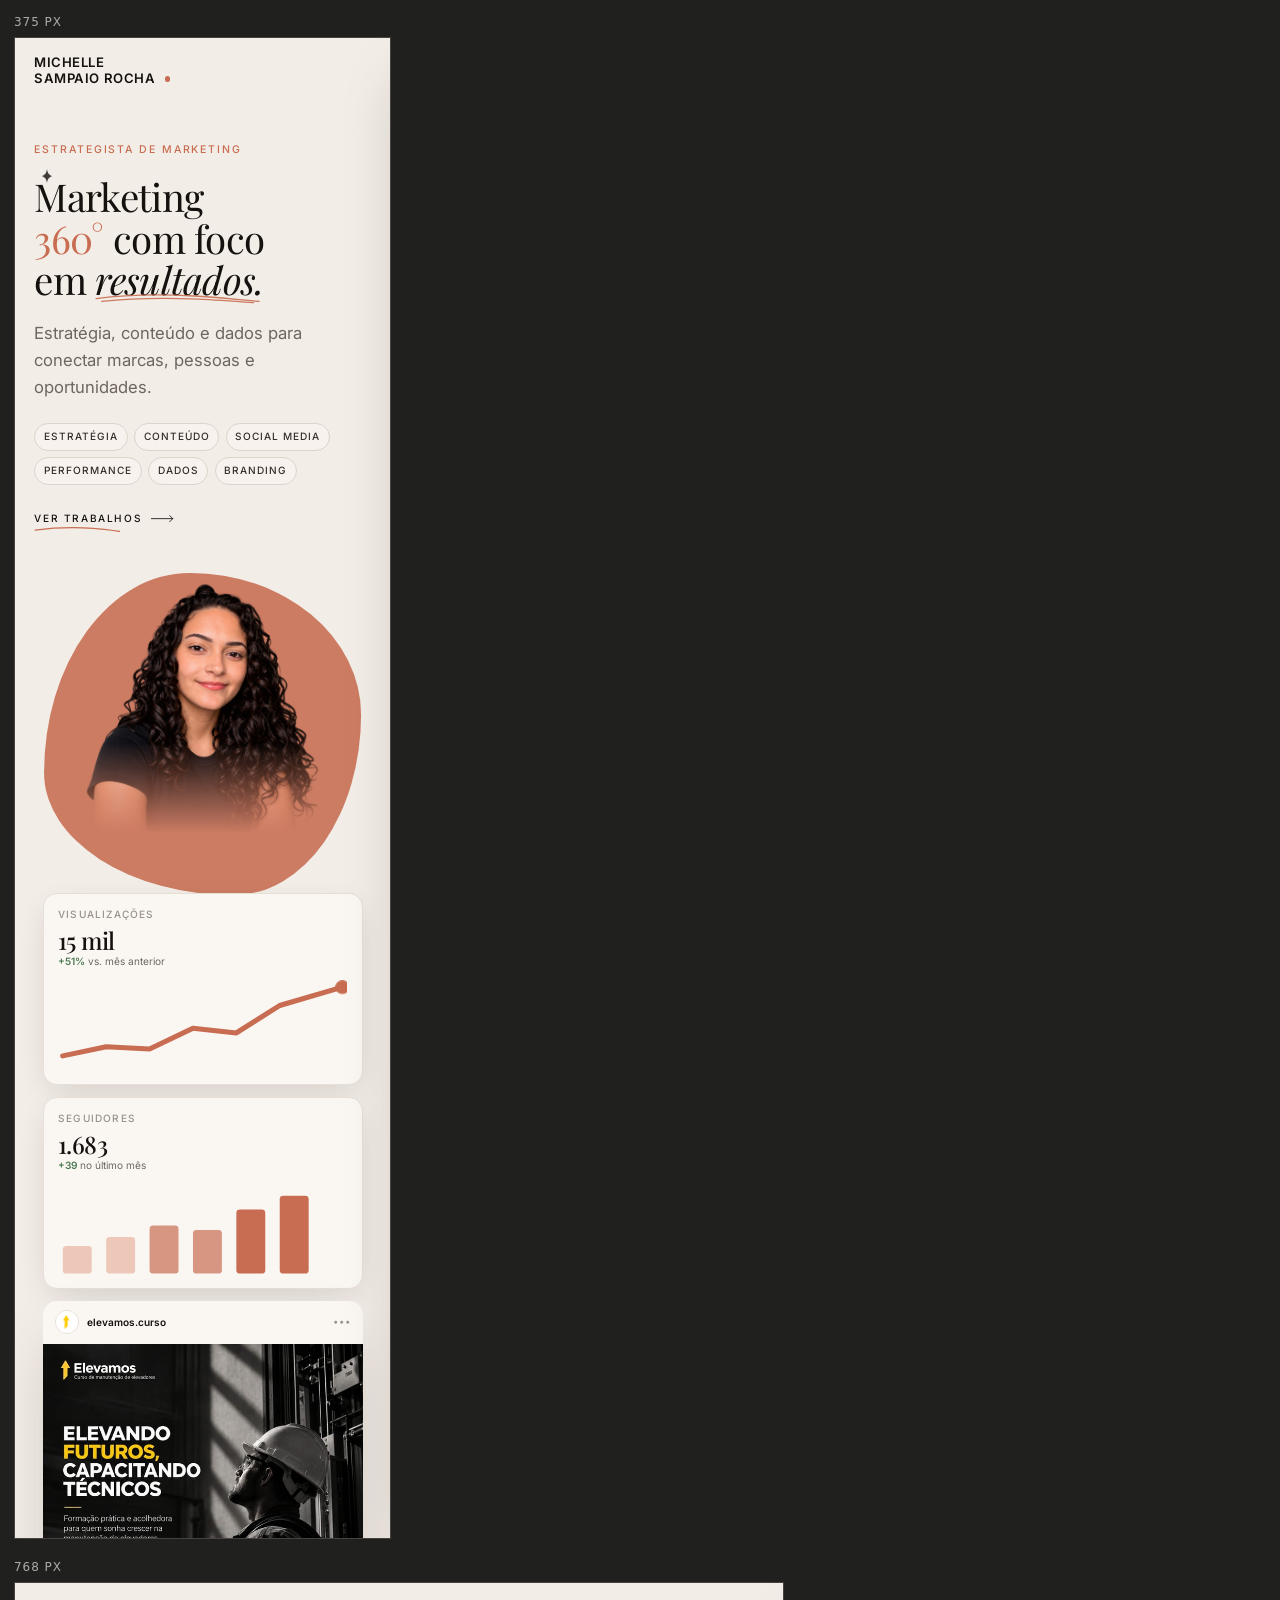
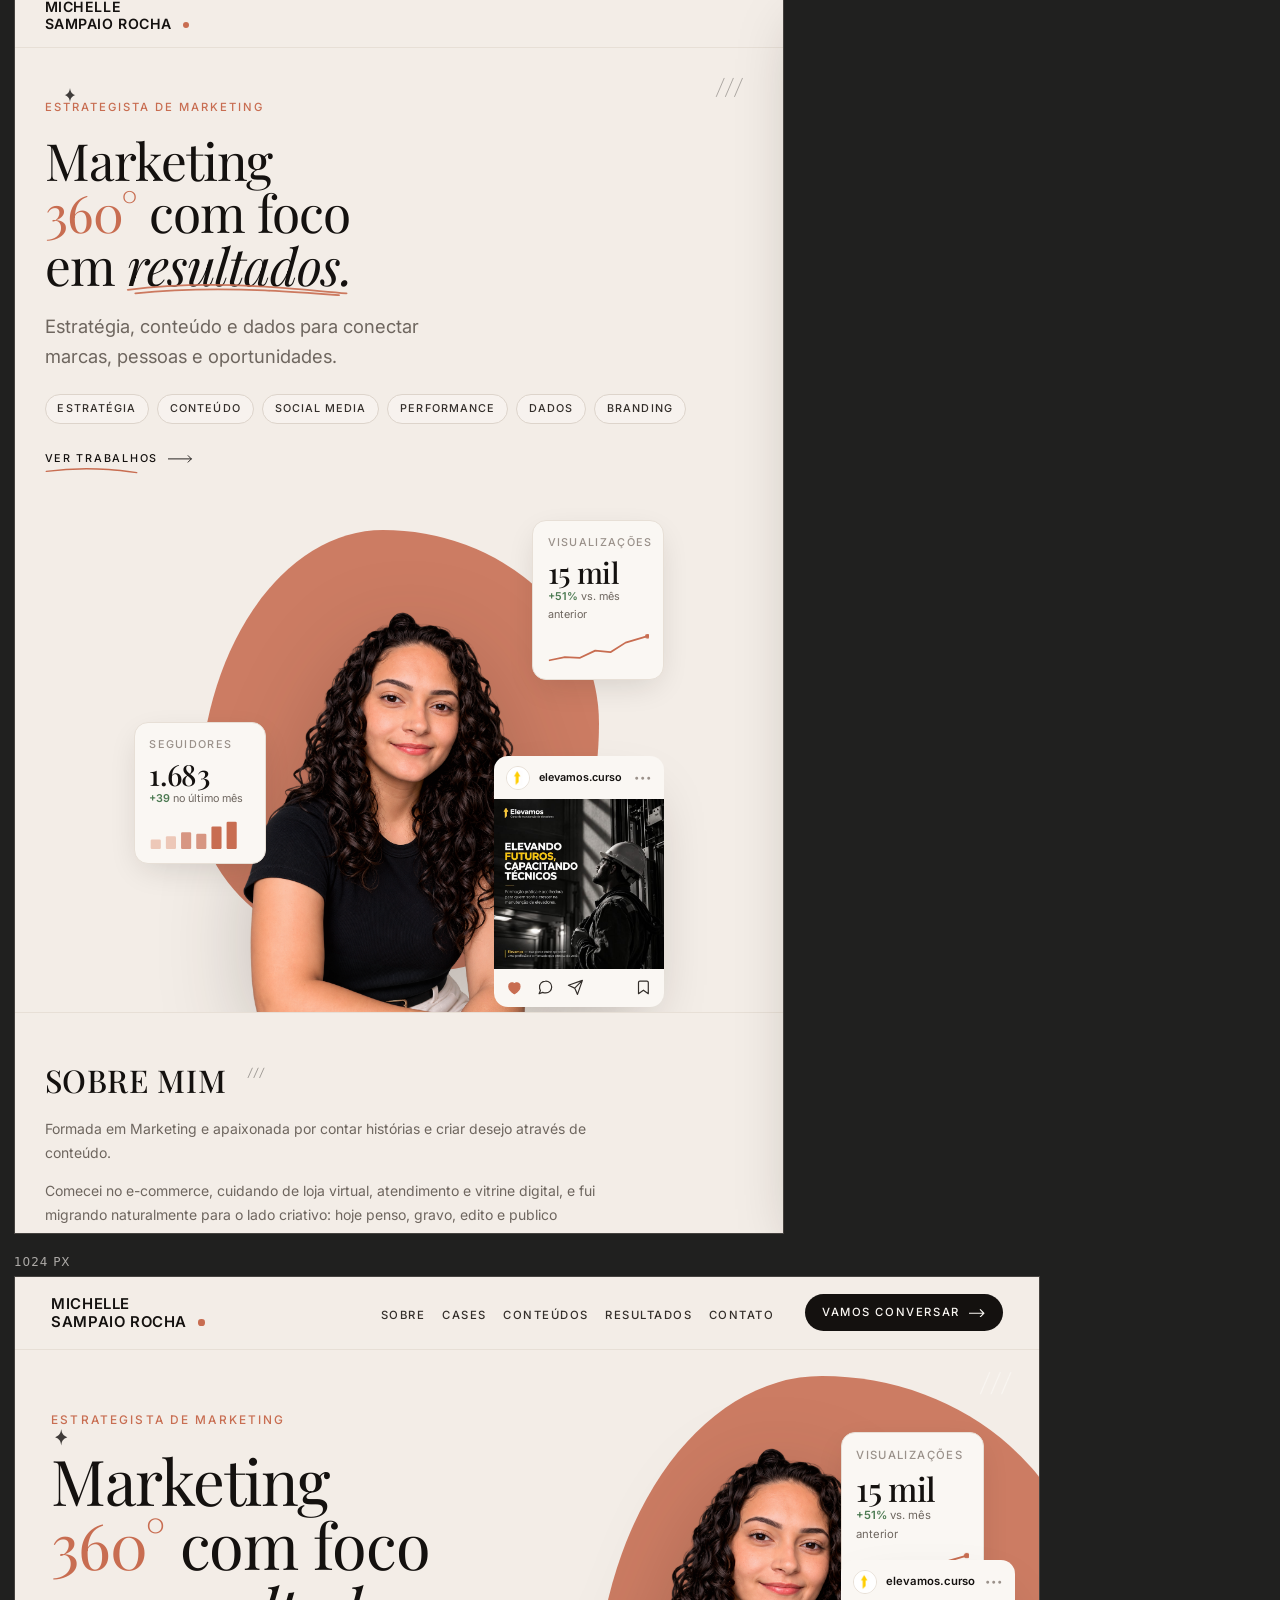
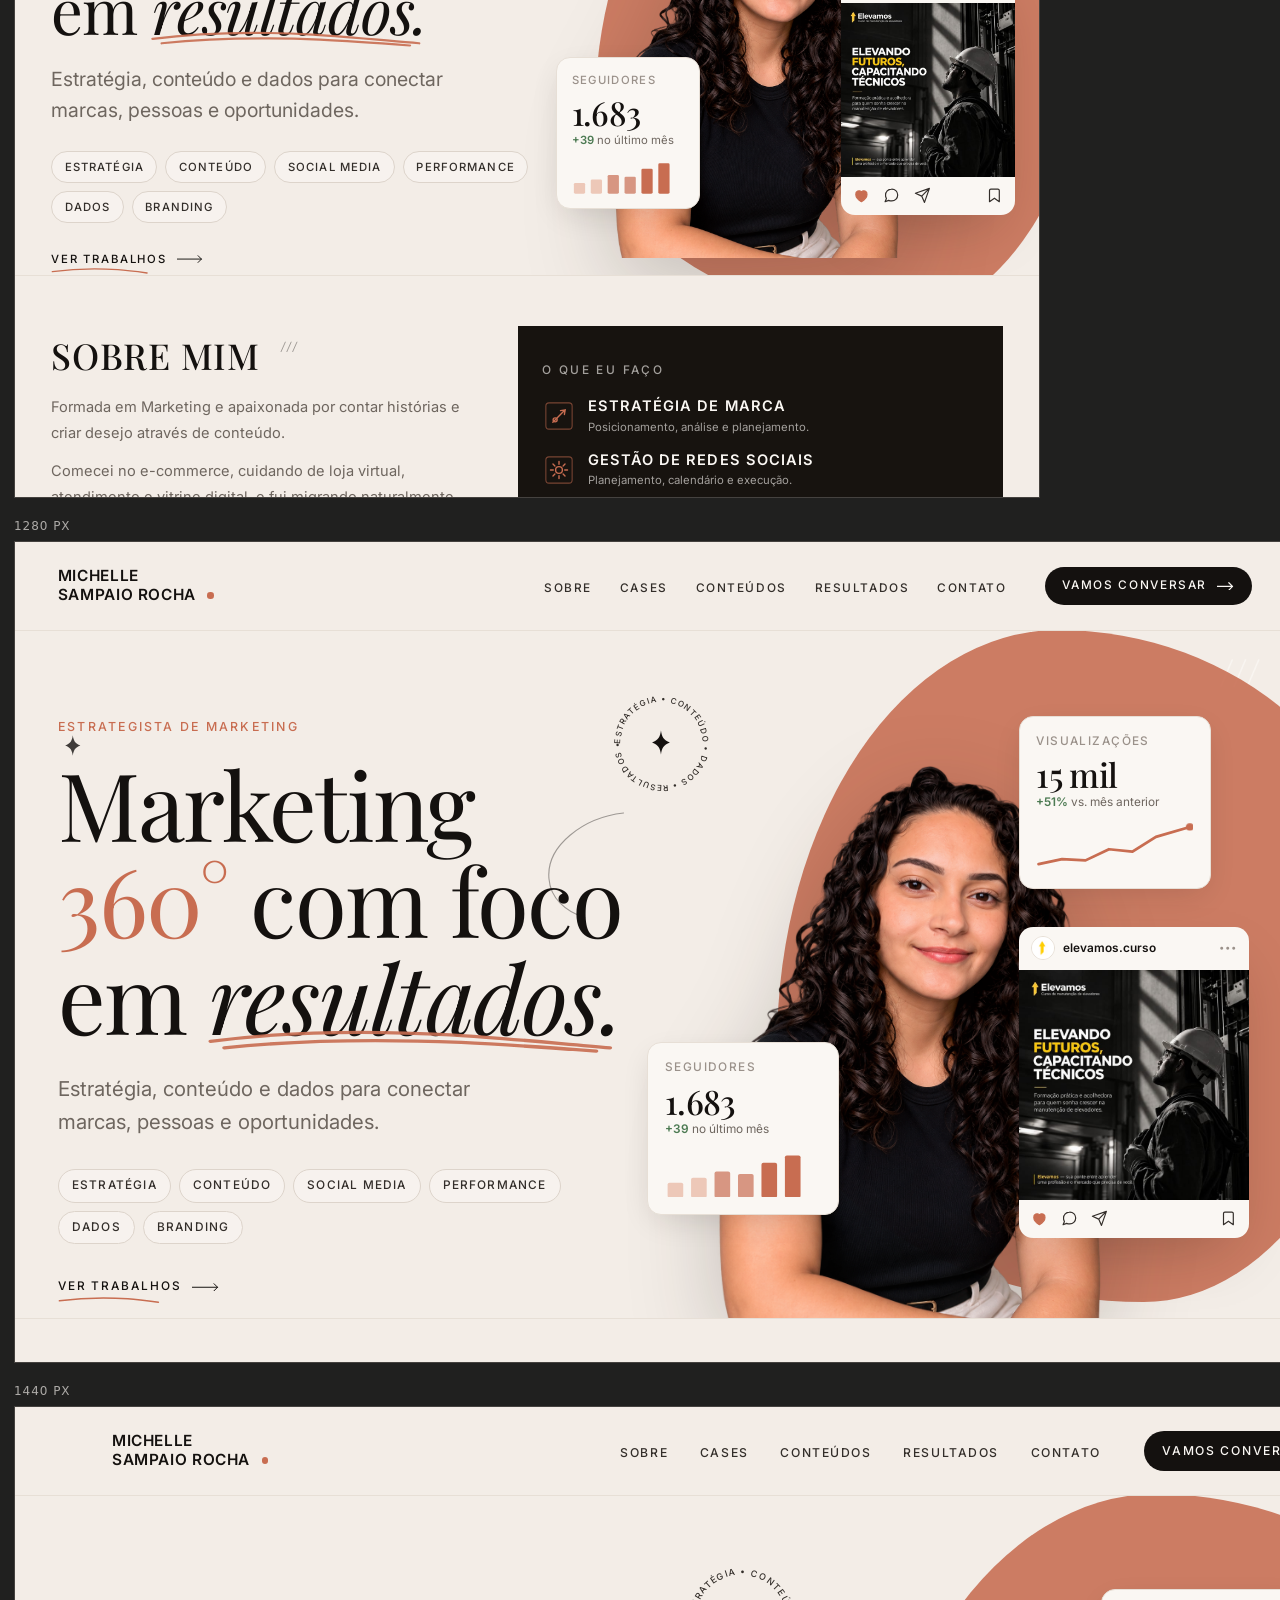
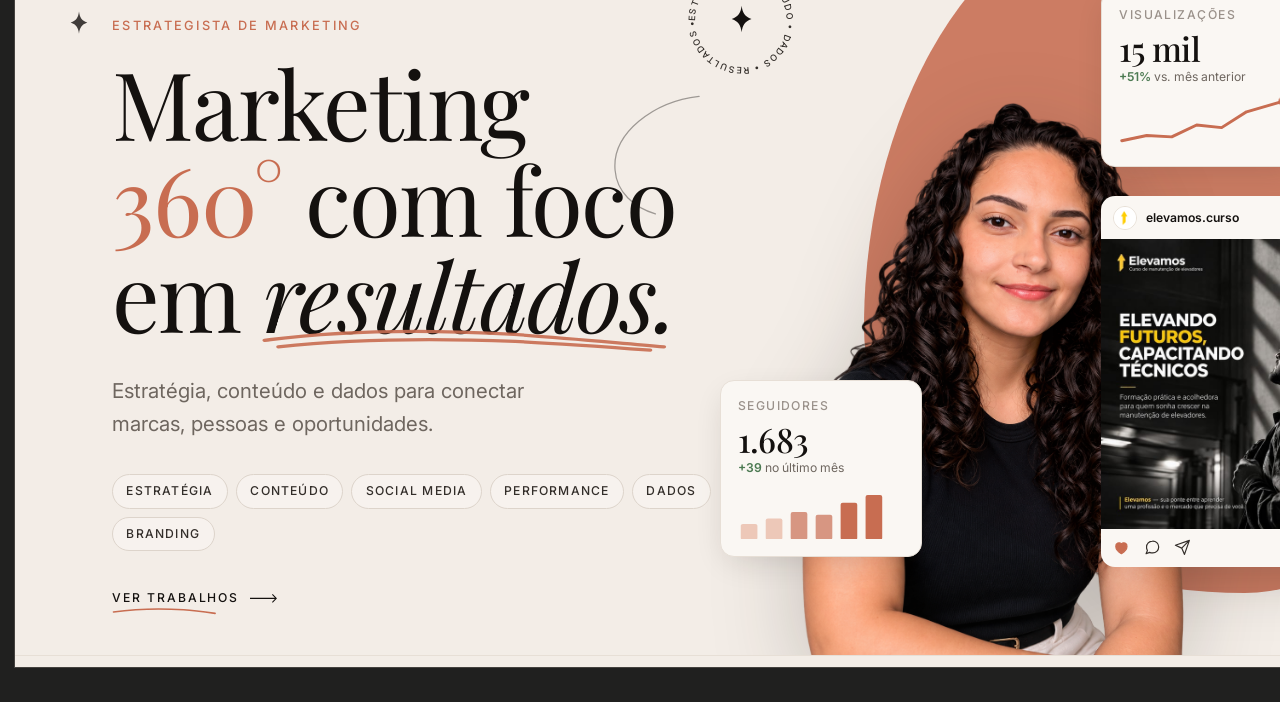
<file: docs/responsive-check.html>
<!DOCTYPE html>
<html lang="pt-BR">
<head>
<meta charset="utf-8">
<title>Checagem responsiva — Portfólio Michelle</title>
<style>
  body { margin:0; padding:14px; background:#20201f; font:12px/1.4 system-ui, sans-serif; color:#e9e5e1; }
  figure { margin:0 0 20px; }
  figcaption { margin-bottom:6px; letter-spacing:.08em; text-transform:uppercase; opacity:.7; }
  .frame { border:1px solid #45423f; background:#fff; overflow:hidden; }
  iframe { border:0; display:block; }
</style>
</head>
<body>
<script>
  // ?w=375  renderiza só essa largura, em escala 1:1
  const params = new URLSearchParams(location.search);
  const only = params.get('w');
  const specs = [
    { w: 375,  h: 1500 },
    { w: 768,  h: 1250 },
    { w: 1024, h: 820  },
    { w: 1280, h: 820  },
    { w: 1440, h: 860  },
  ].filter(s => !only || String(s.w) === only);

  for (const sp of specs) {
    const fig = document.createElement('figure');
    fig.innerHTML = `<figcaption>${sp.w} px</figcaption>
      <div class="frame" style="width:${sp.w}px;height:${sp.h}px">
        <iframe src="../index.html" style="width:${sp.w}px;height:${sp.h}px"></iframe>
      </div>`;
    document.body.appendChild(fig);
  }
</script>
</body>
</html>
</file>
